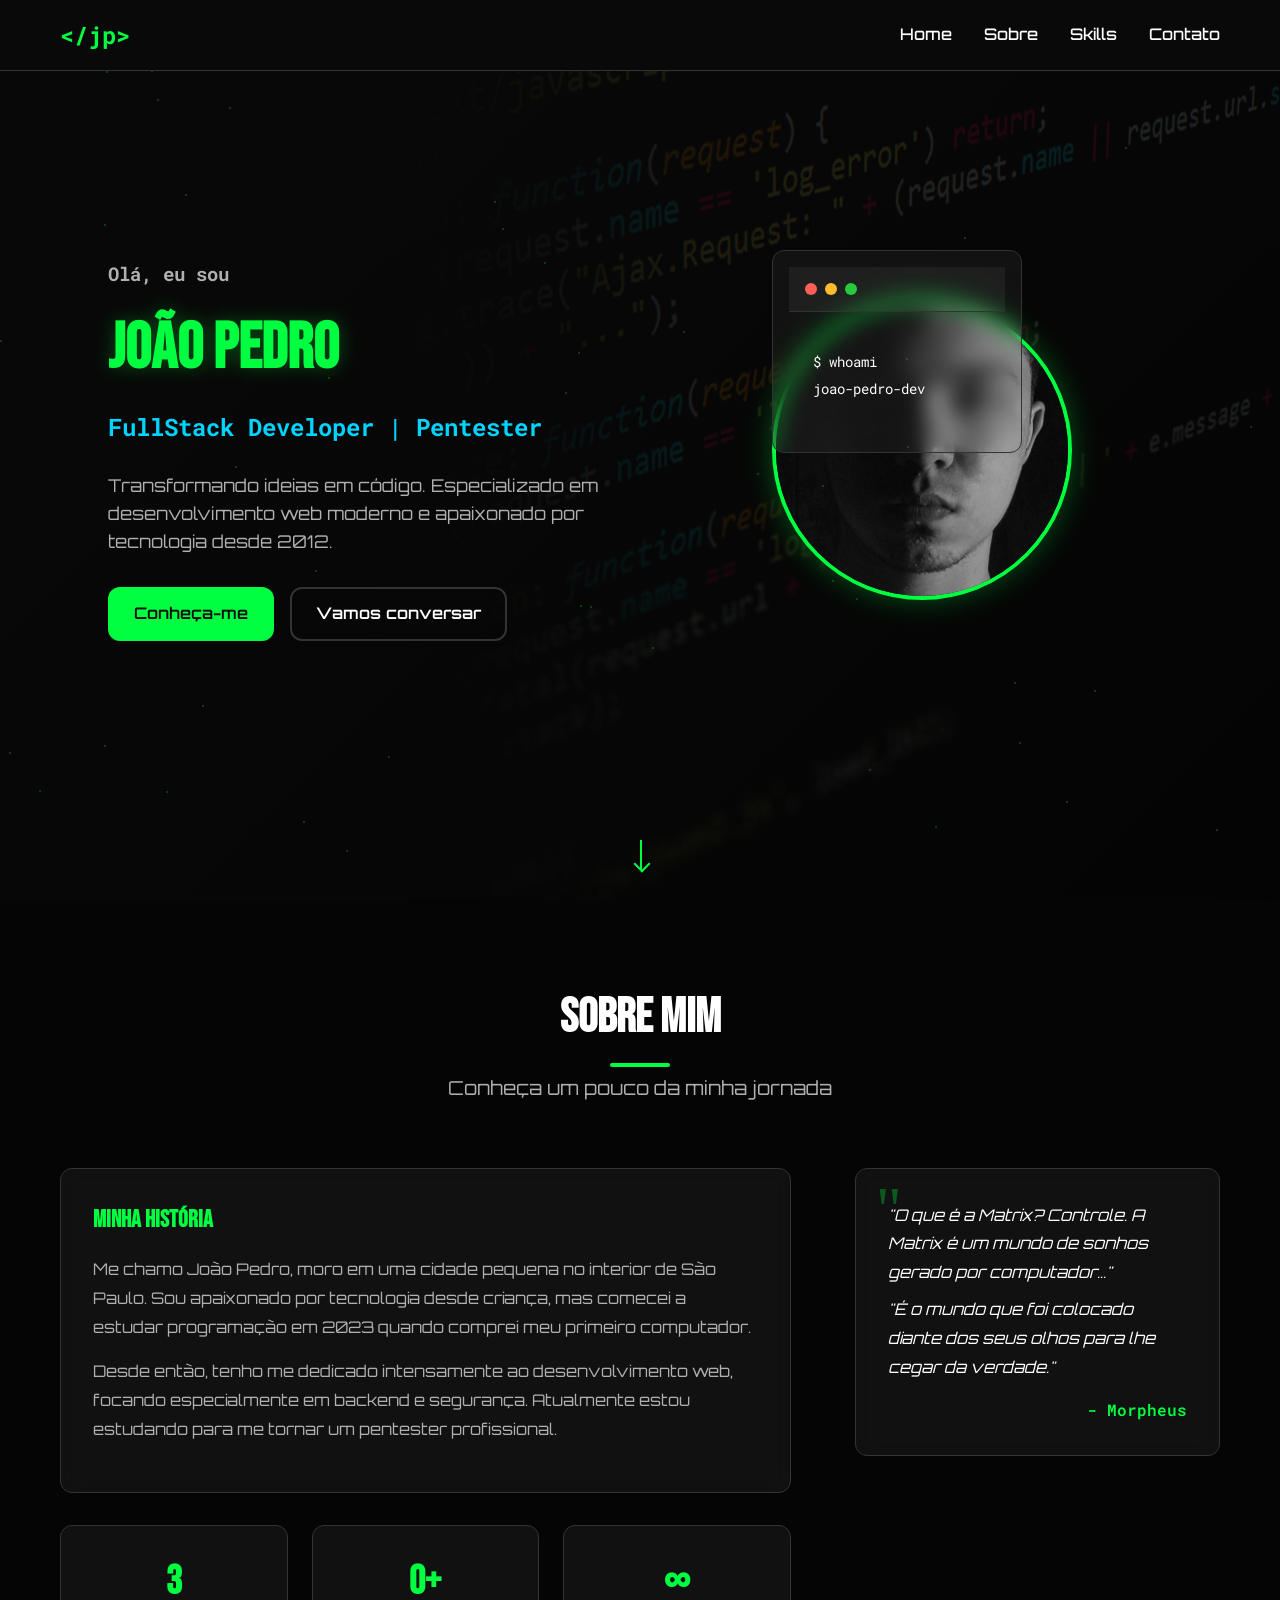
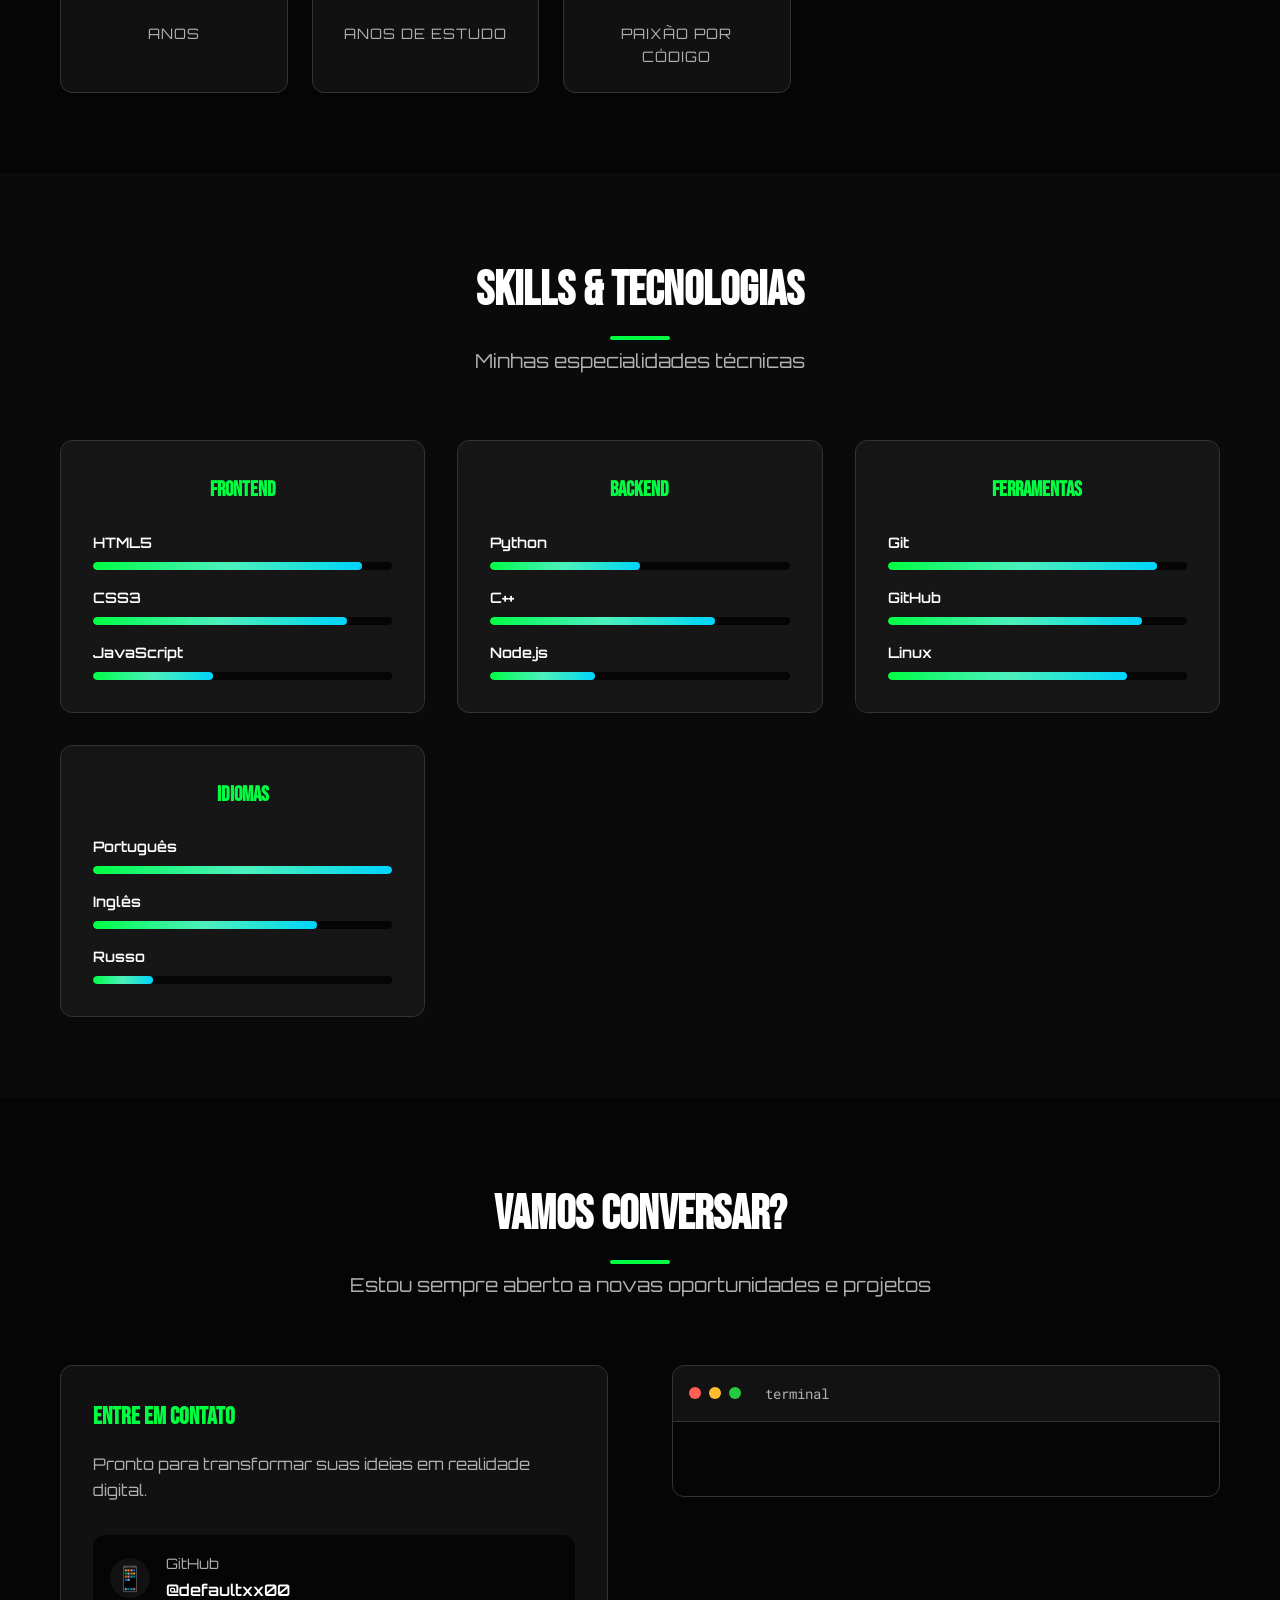
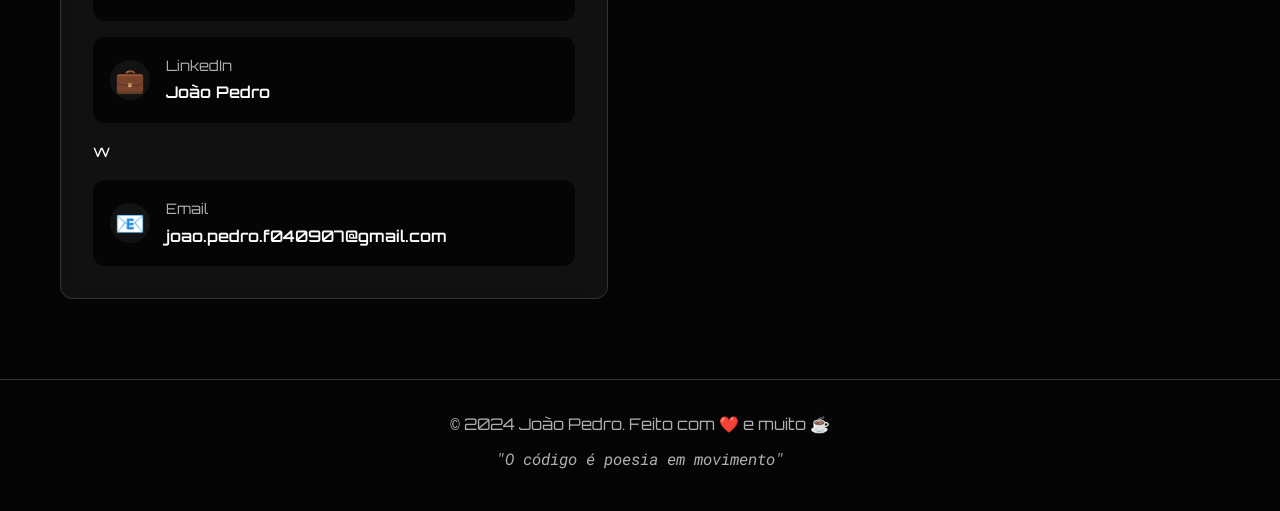
<file: docs/src/index.html>
<!DOCTYPE html>
<html lang="pt-br">
<head>
    <meta charset="UTF-8">
    <meta name="viewport" content="width=device-width, initial-scale=1.0">
    <link rel="stylesheet" href="./styles/main.css">
    <link href="https://unpkg.com/aos@2.3.1/dist/aos.css" rel="stylesheet">
    <link rel="preconnect" href="https://fonts.googleapis.com">
    <link rel="preconnect" href="https://fonts.gstatic.com" crossorigin>
    <link href="https://fonts.googleapis.com/css2?family=Bebas+Neue&family=Bungee&family=Orbitron:wght@400..900&family=Roboto+Mono:ital,wght@0,100..700;1,100..700&display=swap" rel="stylesheet">
    <link rel="icon" type="image/png" href="img/hed.jpg">
    <title>João Pedro - FullStack Developer</title>
</head>
<body>
    <!-- Navigation  -->
    <nav class="navbar" data-aos="fade-down">
        <div class="nav-container">
            <div class="nav-logo">
                <span class="logo-text">&lt;/jp&gt;</span>
               </div>
            <div class="nav-menu">
                <a href="#home" class="nav-link">Home</a>
                <a href="#about" class="nav-link">Sobre</a>
                <a href="#skills" class="nav-link">Skills</a>
                <a href="#contact" class="nav-link">Contato</a>
            </div>
        </div>
    </nav>

    <!-- Hero Section -->
    <section id="home" class="hero">
        <div class="hero-container">
            <div class="hero-content" data-aos="fade-right">
                <div class="hero-text">
                    <h1 class="hero-title">
                        <span class="greeting">Olá, eu sou</span>
                        <span class="name">João Pedro</span>
                        <span class="role">FullStack Developer | Pentester</span>
                    </h1>
                    <p class="hero-description">
                        Transformando ideias em código. Especializado em desenvolvimento web moderno 
                        e apaixonado por tecnologia desde 2012.
                    </p>
                    <div class="hero-buttons">
                        <a href="#about" class="btn btn-primary">Conheça-me</a>
                        <a href="#contact" class="btn btn-secondary">Vamos conversar</a>
                    </div>
                </div>
            </div>
            <div class="hero-visual" data-aos="fade-left">
                <div class="profile-container">
                    <div class="profile-image">
                        <img src="img/icon.jpeg" alt="João Pedro" class="profile-img">
                        <div class="profile-overlay"></div>
                    </div>
                    <div class="floating-elements">
                        <div class="code-snippet">
                            <div class="terminal-header">
                                <span class="terminal-dot red"></span>
                                <span class="terminal-dot yellow"></span>
                                <span class="terminal-dot green"></span>
                            </div>
                            <div class="terminal-content">
                                <p class="code-line"><span class="prompt">$</span> whoami</p>
                                <p class="code-line"><span class="output">joao-pedro-dev</span></p>
                                <p class="code-line"><span class="prompt">$</span> cat skills.txt</p>
                                <p class="code-line"><span class="output">FullStack | Backend | Security</span></p>
                            </div>
                </div>
                    </div>
                </div>
            </div>
        </div>
        <div class="scroll-indicator" data-aos="fade-up">
            <div class="scroll-arrow"></div>
        </div>
    </section>

    <!-- About Section -->
    <section id="about" class="about">
        <div class="container">
            <div class="section-header" data-aos="fade-up">
                <h2 class="section-title">Sobre Mim</h2>
                <p class="section-subtitle">Conheça um pouco da minha jornada</p>
            </div>
            
            <div class="about-content">
                <div class="about-text" data-aos="fade-right">
                    <div class="about-card">
                        <h3>Minha História</h3>
                        <p>
                            Me chamo João Pedro, moro em uma cidade pequena no interior de São Paulo. 
                            Sou apaixonado por tecnologia desde criança, mas comecei a estudar programação 
                            em 2023 quando comprei meu primeiro computador.
                        </p>
                        <p>
                            Desde então, tenho me dedicado intensamente ao desenvolvimento web, 
                            focando especialmente em backend e segurança. Atualmente estou estudando 
                            para me tornar um pentester profissional.
                        </p>
                    </div>
                    
                    <div class="about-stats">
                        <div class="stat-item" data-aos="zoom-in" data-aos-delay="100">
                            <div class="stat-number">18</div>
                            <div class="stat-label">Anos</div>
                </div>
                        <div class="stat-item" data-aos="zoom-in" data-aos-delay="200">
                            <div class="stat-number">2+</div>
                            <div class="stat-label">Anos de Estudo</div>
                </div>
                        <div class="stat-item" data-aos="zoom-in" data-aos-delay="300">
                            <div class="stat-number">∞</div>
                            <div class="stat-label">Paixão por Código</div>
                </div>
                </div>
                </div>

                <div class="about-quote" data-aos="fade-left">
                    <div class="quote-card">
                        <div class="quote-text">
                            <p>"O que é a Matrix? Controle. A Matrix é um mundo de sonhos gerado por computador..."</p>
                            <p>"É o mundo que foi colocado diante dos seus olhos para lhe cegar da verdade."</p>
                        </div>
                        <div class="quote-author">- Morpheus</div>
                    </div>
                </div>
            </div>
        </div>
    </section>

    <!-- Skills Section -->
    <section id="skills" class="skills">
        <div class="container">
            <div class="section-header" data-aos="fade-up">
                <h2 class="section-title">Skills & Tecnologias</h2>
                <p class="section-subtitle">Minhas especialidades técnicas</p>
            </div>
            
            <div class="skills-grid">
                <div class="skill-category" data-aos="fade-up" data-aos-delay="100">
                    <h3 class="category-title">Frontend</h3>
                    <div class="skill-items">
                        <div class="skill-item">
                            <span class="skill-name">HTML5</span>
                            <div class="skill-bar">
                                <div class="skill-progress" data-width="90%"></div>
                            </div>
                        </div>
                        <div class="skill-item">
                            <span class="skill-name">CSS3</span>
                            <div class="skill-bar">
                                <div class="skill-progress" data-width="85%"></div>
                            </div>
                        </div>
                        <div class="skill-item">
                            <span class="skill-name">JavaScript</span>
                            <div class="skill-bar">
                                <div class="skill-progress" data-width="40%"></div>
                            </div>
                        </div>
                    </div>
                </div>
                
                <div class="skill-category" data-aos="fade-up" data-aos-delay="200">
                    <h3 class="category-title">Backend</h3>
                    <div class="skill-items">
                        <div class="skill-item">
                            <span class="skill-name">Python</span>
                            <div class="skill-bar">
                                <div class="skill-progress" data-width="50%"></div>
                            </div>
                        </div>
                        <div class="skill-item">
                            <span class="skill-name">C++</span>
                            <div class="skill-bar">
                                <div class="skill-progress" data-width="75%"></div>
                            </div>
                        </div>
                        <div class="skill-item">
                            <span class="skill-name">Node.js</span>
                            <div class="skill-bar">
                                <div class="skill-progress" data-width="35%"></div>
                            </div>
                        </div>
                    </div>
                </div>
                
                <div class="skill-category" data-aos="fade-up" data-aos-delay="300">
                    <h3 class="category-title">Ferramentas</h3>
                    <div class="skill-items">
                        <div class="skill-item">
                            <span class="skill-name">Git</span>
                            <div class="skill-bar">
                                <div class="skill-progress" data-width="90%"></div>
                            </div>
                        </div>
                        <div class="skill-item">
                            <span class="skill-name">GitHub</span>
                            <div class="skill-bar">
                                <div class="skill-progress" data-width="85%"></div>
                            </div>
                        </div>
                        <div class="skill-item">
                            <span class="skill-name">Linux</span>
                            <div class="skill-bar">
                                <div class="skill-progress" data-width="80%"></div>
                            </div>
                        </div>
                </div>
                </div>
                
                <div class="skill-category" data-aos="fade-up" data-aos-delay="400">
                    <h3 class="category-title">Idiomas</h3>
                    <div class="skill-items">
                        <div class="skill-item">
                            <span class="skill-name">Português</span>
                            <div class="skill-bar">
                                <div class="skill-progress" data-width="100%"></div>
                            </div>
                        </div>
                        <div class="skill-item">
                            <span class="skill-name">Inglês</span>
                            <div class="skill-bar">
                                <div class="skill-progress" data-width="75%"></div>
                                </div>
                            </div>
                            <div class="skill-item">
                                <span class="skill-name">Russo</span>
                            <div class="skill-bar">
                                <div class="skill-progress" data-width="20%"></div>
                            </div>
                        </div>
                    </div>
                </div>
            </div>
        </div>
    </section>

    <!-- Contact Section -->
    <section id="contact" class="contact">
        <div class="container">
            <div class="section-header" data-aos="fade-up">
                <h2 class="section-title">Vamos Conversar?</h2>
                <p class="section-subtitle">Estou sempre aberto a novas oportunidades e projetos</p>
            </div>
            
            <div class="contact-content">
                <div class="contact-info" data-aos="fade-right">
                    <div class="contact-card">
                        <h3>Entre em Contato</h3>
                        <p>Pronto para transformar suas ideias em realidade digital.</p>
                        
                        <div class="contact-methods">
                            <a href="https://github.com/defaultxx00" class="contact-method" target="_blank">
                                <div class="contact-icon">📱</div>
                                <div class="contact-details">
                                    <span class="contact-label">GitHub</span>
                                    <span class="contact-value">@defaultxx00</span>
                                </div>
                            </a>
                            
                            <a href="https://www.linkedin.com/in/joao-pedro-70b08b318/" class="contact-method" target="_blank">
                                <div class="contact-icon">💼</div>
                                <div class="contact-details">
                                    <span class="contact-label">LinkedIn</span>
                                    <span class="contact-value">João Pedro</span>
                                </div>
                            </a>
          w                  
                            <div class="contact-method">
                                <div class="contact-icon">📧</div>
                                <div class="contact-details">
                                    <span class="contact-label">Email</span>
                                    <span class="contact-value">joao.pedro.f040907@gmail.com</span>
                                </div>
                            </div>
                        </div>
                    </div>
                </div>
                
                <div class="contact-terminal" data-aos="fade-left">
                    <div class="terminal-window">
                        <div class="terminal-header">
                            <span class="terminal-dot red"></span>
                            <span class="terminal-dot yellow"></span>
                            <span class="terminal-dot green"></span>
                            <span class="terminal-title">terminal</span>
                        </div>
                        <div class="terminal-content">
                            <p class="code-line"><span class="prompt">$</span> echo "Hello World!"</p>
                            <p class="code-line"><span class="output">Hello World!</span></p>
                            <p class="code-line"><span class="prompt">$</span> <span class="cursor">_</span></p>
                        </div>
                    </div>
                </div>
            </div>
        </div>
    </section>

    <!-- Footer -->
    <footer class="footer">
        <div class="container">
            <div class="footer-content">
                <p>&copy; 2024 João Pedro. Feito com ❤️ e muito ☕</p>
                <p class="footer-quote">"O código é poesia em movimento"</p>
            </div>
        </div>
    </footer>

    <script src="https://unpkg.com/aos@2.3.1/dist/aos.js"></script>
    <script src="scripts/main.js"></script>
<script>
        AOS.init({
            duration: 1000,
            once: true
        });
</script>
</body>
</html>
</file>
<file: docs/src/styles/main.css>
/* Reset e Base */
* {
    margin: 0;
    padding: 0;
    box-sizing: border-box;
}

:root {
    /* Cores */
    --primary-color: #00ff41;
    --secondary-color: #ff6b35;
    --accent-color: #00d4ff;
    --bg-dark: #0a0a0a;
    --bg-darker: #050505;
    --text-primary: #ffffff;
    --text-secondary: #b0b0b0;
    --text-muted: #666666;
    --border-color: #333333;
    --card-bg: rgba(255, 255, 255, 0.05);
    
    /* Fontes */
    --font-primary: 'Orbitron', monospace;
    --font-secondary: 'Roboto Mono', monospace;
    --font-display: 'Bebas Neue', cursive;
    
    /* Espaçamentos */
    --section-padding: 80px 0;
    --container-padding: 0 20px;
    --border-radius: 12px;
    --transition: all 0.3s cubic-bezier(0.4, 0, 0.2, 1);
}

body {
    font-family: var(--font-primary);
    background: var(--bg-dark);
    color: var(--text-primary);
    line-height: 1.6;
    overflow-x: hidden;
}

.container {
    max-width: 1200px;
    margin: 0 auto;
    padding: var(--container-padding);
}

/* Navigation */
.navbar {
    position: fixed;
    top: 0;
    left: 0;
    right: 0;
    background: rgba(10, 10, 10, 0.95);
    backdrop-filter: blur(10px);
    border-bottom: 1px solid var(--border-color);
    z-index: 1000;
    transition: var(--transition);
}

.nav-container {
    max-width: 1200px;
    margin: 0 auto;
    padding: 0 20px;
    display: flex;
    justify-content: space-between;
    align-items: center;
    height: 70px;
}

.logo-text {
    font-family: var(--font-secondary);
    font-size: 1.5rem;
    font-weight: bold;
    color: var(--primary-color);
}

.nav-menu {
    display: flex;
    gap: 2rem;
}

.nav-link {
    color: var(--text-primary);
    text-decoration: none;
    font-weight: 500;
    transition: var(--transition);
    position: relative;
}

.nav-link:hover {
    color: var(--primary-color);
}

.nav-link::after {
    content: '';
    position: absolute;
    bottom: -5px;
    left: 0;
    width: 0;
    height: 2px;
    background: var(--primary-color);
    transition: var(--transition);
}

.nav-link:hover::after {
    width: 100%;
}

/* Hero Section */
.hero {
    min-height: 100vh;
    display: flex;
    align-items: center;
    background: linear-gradient(135deg, var(--bg-dark) 0%, var(--bg-darker) 100%);
    position: relative;
    overflow: hidden;
}

.hero::before {
    content: '';
    position: absolute;
    top: 0;
    left: 0;
    right: 0;
    bottom: 0;
    background: url('../img/bg.png') center/cover no-repeat;
    opacity: 0.1;
    z-index: -1;
}

.hero-container {
    max-width: 1200px;
    margin: 0 auto;
    padding: var(--container-padding);
    display: grid;
    grid-template-columns: 1fr 1fr;
    gap: 4rem;
    align-items: center;
}

.hero-content {
    z-index: 2;
}

.hero-title {
    margin-bottom: 1.5rem;
}

.greeting {
    display: block;
    font-size: 1.2rem;
    color: var(--text-secondary);
    margin-bottom: 0.5rem;
    font-family: var(--font-secondary);
}

.name {
    display: block;
    font-size: 4rem;
    font-weight: 900;
    color: var(--primary-color);
    margin-bottom: 0.5rem;
    font-family: var(--font-display);
    text-shadow: 0 0 20px rgba(0, 255, 65, 0.3);
}

.role {
    display: block;
    font-size: 1.5rem;
    color: var(--accent-color);
    font-family: var(--font-secondary);
}

.hero-description {
    font-size: 1.1rem;
    color: var(--text-secondary);
    margin-bottom: 2rem;
    max-width: 500px;
}

.hero-buttons {
    display: flex;
    gap: 1rem;
    flex-wrap: wrap;
}

.btn {
    padding: 12px 24px;
    border-radius: var(--border-radius);
    text-decoration: none;
    font-weight: 600;
    transition: var(--transition);
    border: 2px solid transparent;
    display: inline-block;
}

.btn-primary {
    background: var(--primary-color);
    color: var(--bg-dark);
}

.btn-primary:hover {
    background: transparent;
    border-color: var(--primary-color);
    color: var(--primary-color);
    transform: translateY(-2px);
    box-shadow: 0 10px 20px rgba(0, 255, 65, 0.3);
}

.btn-secondary {
    background: transparent;
    color: var(--text-primary);
    border-color: var(--border-color);
}

.btn-secondary:hover {
    background: var(--text-primary);
    color: var(--bg-dark);
    transform: translateY(-2px);
}

/* Profile Visual */
.hero-visual {
    display: flex;
    justify-content: center;
    align-items: center;
    position: relative;
}

.profile-container {
    position: relative;
    width: 300px;
    height: 300px;
}

.profile-image {
    position: relative;
    width: 100%;
    height: 100%;
    border-radius: 50%;
    overflow: hidden;
    border: 4px solid var(--primary-color);
    box-shadow: 0 0 30px rgba(0, 255, 65, 0.3);
}

.profile-img {
    width: 100%;
    height: 100%;
    object-fit: cover;
    transition: var(--transition);
}

.profile-overlay {
    position: absolute;
    top: 0;
    left: 0;
    right: 0;
    bottom: 0;
    background: linear-gradient(45deg, transparent 30%, rgba(0, 255, 65, 0.1) 100%);
    opacity: 0;
    transition: var(--transition);
}

.profile-image:hover .profile-overlay {
    opacity: 1;
}

.profile-image:hover .profile-img {
    transform: scale(1.1);
}

/* Floating Elements */
.floating-elements {
    position: absolute;
    top: 50%;
    left: 50%;
    transform: translate(-50%, -50%);
    pointer-events: none;
}

.code-snippet {
    position: absolute;
    top: -200px;
    right: -100px;
    background: var(--card-bg);
    border: 1px solid var(--border-color);
    border-radius: var(--border-radius);
    padding: 1rem;
    backdrop-filter: blur(10px);
    min-width: 250px;
    animation: float 6s ease-in-out infinite;
}

.terminal-header {
    display: flex;
    gap: 8px;
    margin-bottom: 10px;
}

.terminal-dot {
    width: 12px;
    height: 12px;
    border-radius: 50%;
}

.terminal-dot.red { background: #ff5f56; }
.terminal-dot.yellow { background: #ffbd2e; }
.terminal-dot.green { background: #27ca3f; }

.terminal-content {
    font-family: var(--font-secondary);
    font-size: 0.9rem;
}

.code-line {
    margin: 4px 0;
    display: flex;
    align-items: center;
}

.prompt {
    color: var(--primary-color);
    margin-right: 8px;
}

.output {
    color: var(--text-primary);
}

@keyframes float {
    0%, 100% { transform: translateY(0px); }
    50% { transform: translateY(-10px); }
}

/* Scroll Indicator */
.scroll-indicator {
    position: absolute;
    bottom: 30px;
    left: 50%;
    transform: translateX(-50%);
    animation: bounce 2s infinite;
}

.scroll-arrow {
    width: 2px;
    height: 30px;
    background: var(--primary-color);
    position: relative;
}

.scroll-arrow::after {
    content: '';
    position: absolute;
    bottom: 0;
    left: -4px;
    width: 10px;
    height: 10px;
    border-right: 2px solid var(--primary-color);
    border-bottom: 2px solid var(--primary-color);
    transform: rotate(45deg);
}

@keyframes bounce {
    0%, 20%, 50%, 80%, 100% { transform: translateX(-50%) translateY(0); }
    40% { transform: translateX(-50%) translateY(-10px); }
    60% { transform: translateX(-50%) translateY(-5px); }
}

/* Section Styles */
section {
    padding: var(--section-padding);
}

.section-header {
    text-align: center;
    margin-bottom: 4rem;
}

.section-title {
    font-size: 3rem;
    font-weight: 900;
    color: var(--text-primary);
    margin-bottom: 1rem;
    font-family: var(--font-display);
    position: relative;
}

.section-title::after {
    content: '';
    position: absolute;
    bottom: -10px;
    left: 50%;
    transform: translateX(-50%);
    width: 60px;
    height: 4px;
    background: var(--primary-color);
    border-radius: 2px;
}

.section-subtitle {
    font-size: 1.2rem;
    color: var(--text-secondary);
    max-width: 600px;
    margin: 0 auto;
}

/* About Section */
.about {
    background: var(--bg-darker);
}

.about-content {
    display: grid;
    grid-template-columns: 2fr 1fr;
    gap: 4rem;
    align-items: start;
}

.about-card {
    background: var(--card-bg);
    padding: 2rem;
    border-radius: var(--border-radius);
    border: 1px solid var(--border-color);
    backdrop-filter: blur(10px);
    margin-bottom: 2rem;
}

.about-card h3 {
    color: var(--primary-color);
    font-size: 1.5rem;
    margin-bottom: 1rem;
    font-family: var(--font-display);
}

.about-card p {
    color: var(--text-secondary);
    margin-bottom: 1rem;
    line-height: 1.8;
}

.about-stats {
    display: grid;
    grid-template-columns: repeat(3, 1fr);
    gap: 1.5rem;
}

.stat-item {
    text-align: center;
    padding: 1.5rem;
    background: var(--card-bg);
    border-radius: var(--border-radius);
    border: 1px solid var(--border-color);
    transition: var(--transition);
}

.stat-item:hover {
    transform: translateY(-5px);
    border-color: var(--primary-color);
}

.stat-number {
    font-size: 2.5rem;
    font-weight: 900;
    color: var(--primary-color);
    font-family: var(--font-display);
    margin-bottom: 0.5rem;
}

.stat-label {
    color: var(--text-secondary);
    font-size: 0.9rem;
    text-transform: uppercase;
    letter-spacing: 1px;
}

.quote-card {
    background: var(--card-bg);
    padding: 2rem;
    border-radius: var(--border-radius);
    border: 1px solid var(--border-color);
    backdrop-filter: blur(10px);
    position: relative;
    overflow: hidden;
}

.quote-card::before {
    content: '"';
    position: absolute;
    top: -10px;
    left: 20px;
    font-size: 4rem;
    color: var(--primary-color);
    opacity: 0.3;
    font-family: serif;
}

.quote-text {
    font-style: italic;
    color: var(--text-primary);
    margin-bottom: 1rem;
    line-height: 1.8;
}

.quote-text p {
    margin-bottom: 0.5rem;
}

.quote-author {
    color: var(--primary-color);
    font-weight: 600;
    text-align: right;
    font-family: var(--font-secondary);
}

/* Skills Section */
.skills {
    background: var(--bg-dark);
}

.skills-grid {
    display: grid;
    grid-template-columns: repeat(auto-fit, minmax(280px, 1fr));
    gap: 2rem;
}

.skill-category {
    background: var(--card-bg);
    padding: 2rem;
    border-radius: var(--border-radius);
    border: 1px solid var(--border-color);
    backdrop-filter: blur(10px);
    transition: var(--transition);
}

.skill-category:hover {
    transform: translateY(-5px);
    border-color: var(--primary-color);
}

.category-title {
    color: var(--primary-color);
    font-size: 1.3rem;
    margin-bottom: 1.5rem;
    font-family: var(--font-display);
    text-align: center;
}

.skill-items {
    display: flex;
    flex-direction: column;
    gap: 1rem;
}

.skill-item {
    display: flex;
    flex-direction: column;
    gap: 0.5rem;
}

.skill-name {
    color: var(--text-primary);
    font-weight: 600;
    font-size: 0.9rem;
}

.skill-bar {
    height: 8px;
    background: var(--bg-darker);
    border-radius: 4px;
    overflow: hidden;
    position: relative;
}

.skill-progress {
    height: 100%;
    background: linear-gradient(90deg, var(--primary-color), var(--accent-color));
    border-radius: 4px;
    width: 0;
    transition: width 2s ease-in-out;
    position: relative;
}

.skill-progress::after {
    content: '';
    position: absolute;
    top: 0;
    left: 0;
    right: 0;
    bottom: 0;
    background: linear-gradient(90deg, transparent, rgba(255, 255, 255, 0.3), transparent);
    animation: shimmer 2s infinite;
}

@keyframes shimmer {
    0% { transform: translateX(-100%); }
    100% { transform: translateX(100%); }
}

/* Contact Section */
.contact {
    background: var(--bg-darker);
}

.contact-content {
    display: grid;
    grid-template-columns: 1fr 1fr;
    gap: 4rem;
    align-items: start;
}

.contact-card {
    background: var(--card-bg);
    padding: 2rem;
    border-radius: var(--border-radius);
    border: 1px solid var(--border-color);
    backdrop-filter: blur(10px);
}

.contact-card h3 {
    color: var(--primary-color);
    font-size: 1.5rem;
    margin-bottom: 1rem;
    font-family: var(--font-display);
}

.contact-card p {
    color: var(--text-secondary);
    margin-bottom: 2rem;
}

.contact-methods {
    display: flex;
    flex-direction: column;
    gap: 1rem;
}

.contact-method {
    display: flex;
    align-items: center;
    gap: 1rem;
    padding: 1rem;
    background: var(--bg-darker);
    border-radius: var(--border-radius);
    text-decoration: none;
    color: var(--text-primary);
    transition: var(--transition);
    border: 1px solid transparent;
}

.contact-method:hover {
    border-color: var(--primary-color);
    transform: translateX(5px);
}

.contact-icon {
    font-size: 1.5rem;
    width: 40px;
    height: 40px;
    display: flex;
    align-items: center;
    justify-content: center;
    background: var(--card-bg);
    border-radius: 50%;
}

.contact-details {
    display: flex;
    flex-direction: column;
}

.contact-label {
    color: var(--text-secondary);
    font-size: 0.9rem;
    margin-bottom: 0.2rem;
}

.contact-value {
    color: var(--text-primary);
    font-weight: 600;
}

.terminal-window {
    background: var(--bg-darker);
    border-radius: var(--border-radius);
    border: 1px solid var(--border-color);
    overflow: hidden;
    font-family: var(--font-secondary);
}

.terminal-header {
    background: var(--card-bg);
    padding: 1rem;
    display: flex;
    align-items: center;
    gap: 8px;
    border-bottom: 1px solid var(--border-color);
}

.terminal-title {
    color: var(--text-secondary);
    font-size: 0.9rem;
    margin-left: 1rem;
}

.terminal-content {
    padding: 1.5rem;
    font-size: 0.9rem;
}

.cursor {
    animation: blink 1s infinite;
}

@keyframes blink {
    0%, 50% { opacity: 1; }
    51%, 100% { opacity: 0; }
}

/* Footer */
.footer {
    background: var(--bg-darker);
    border-top: 1px solid var(--border-color);
    padding: 2rem 0;
}

.footer-content {
    text-align: center;
}

.footer-content p {
    color: var(--text-secondary);
    margin-bottom: 0.5rem;
}

.footer-quote {
    font-style: italic;
    color: var(--primary-color);
    font-family: var(--font-secondary);
}

/* Responsive Design */
@media (max-width: 1024px) {
    .hero-container {
        grid-template-columns: 1fr;
        gap: 2rem;
        text-align: center;
    }
    
    .about-content {
        grid-template-columns: 1fr;
        gap: 2rem;
    }
    
    .contact-content {
        grid-template-columns: 1fr;
        gap: 2rem;
    }
    
    .about-stats {
        grid-template-columns: repeat(3, 1fr);
    }
}

@media (max-width: 768px) {
    :root {
        --section-padding: 60px 0;
    }
    
    .nav-menu {
        display: none;
    }
    
    .name {
        font-size: 3rem;
    }
    
    .section-title {
        font-size: 2.5rem;
    }
    
    .hero-buttons {
        justify-content: center;
    }
    
    .profile-container {
        width: 250px;
        height: 250px;
    }
    
    .code-snippet {
        position: static;
        margin-top: 2rem;
        transform: none;
    }
    
    .about-stats {
        grid-template-columns: 1fr;
        gap: 1rem;
    }
    
    .skills-grid {
        grid-template-columns: 1fr;
    }
}

@media (max-width: 480px) {
    .name {
        font-size: 2.5rem;
    }
    
    .section-title {
        font-size: 2rem;
    }
    
    .hero-buttons {
        flex-direction: column;
        align-items: center;
    }
    
    .btn {
        width: 100%;
        max-width: 250px;
        text-align: center;
    }
    
    .profile-container {
        width: 200px;
        height: 200px;
    }
    
    .about-card,
    .quote-card,
    .contact-card {
        padding: 1.5rem;
    }
    
    .skill-category {
        padding: 1.5rem;
    }
}
</file>
